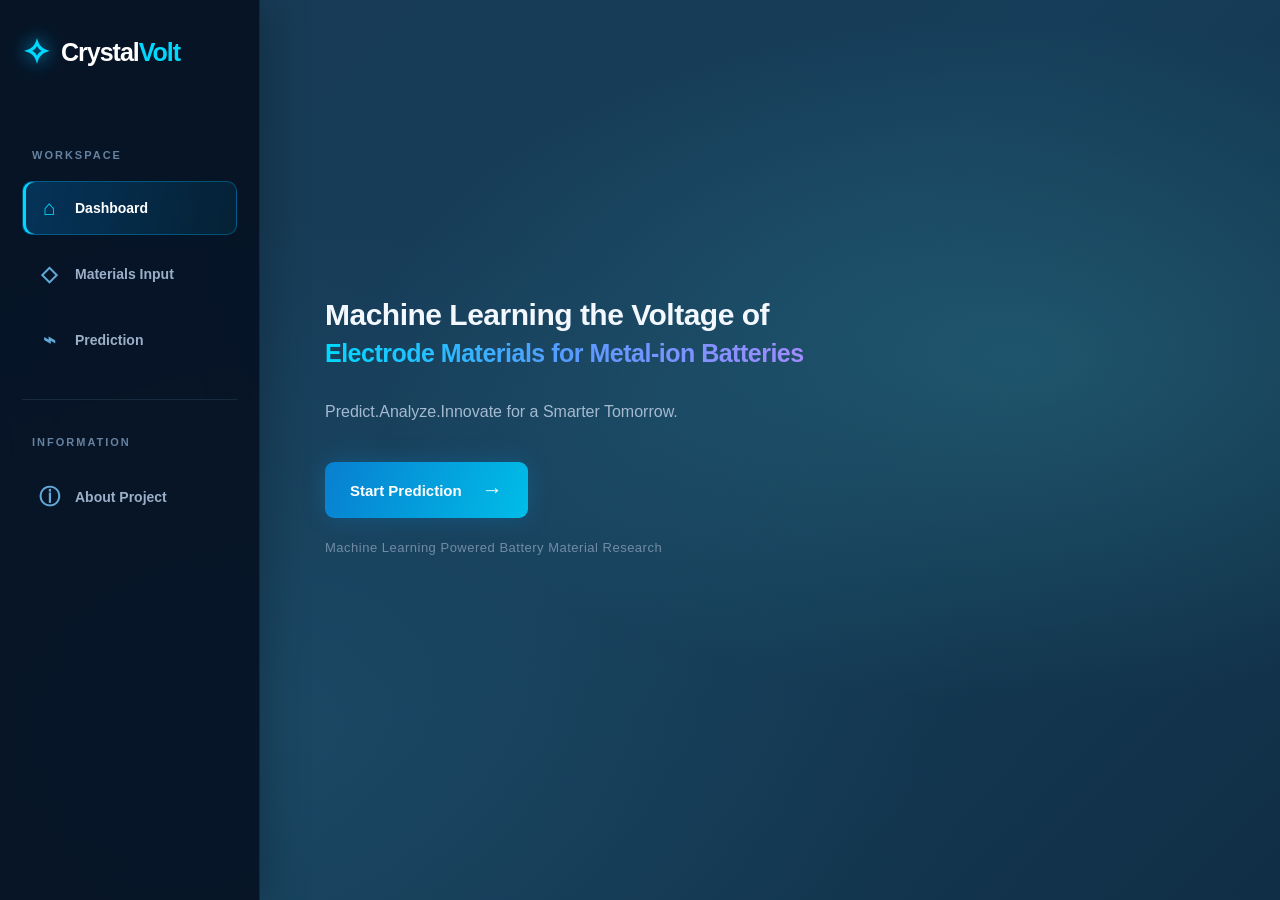
<file: index.html>
<!DOCTYPE html>
<html>
<head>
    <meta charset="UTF-8">
    <meta http-equiv="refresh" content="0; url=HTML/index.html">
    <title>CrystalVolt</title>
</head>
<body>
    <p>Redirecting to CrystalVolt...</p>
</body>
</html>
</file>
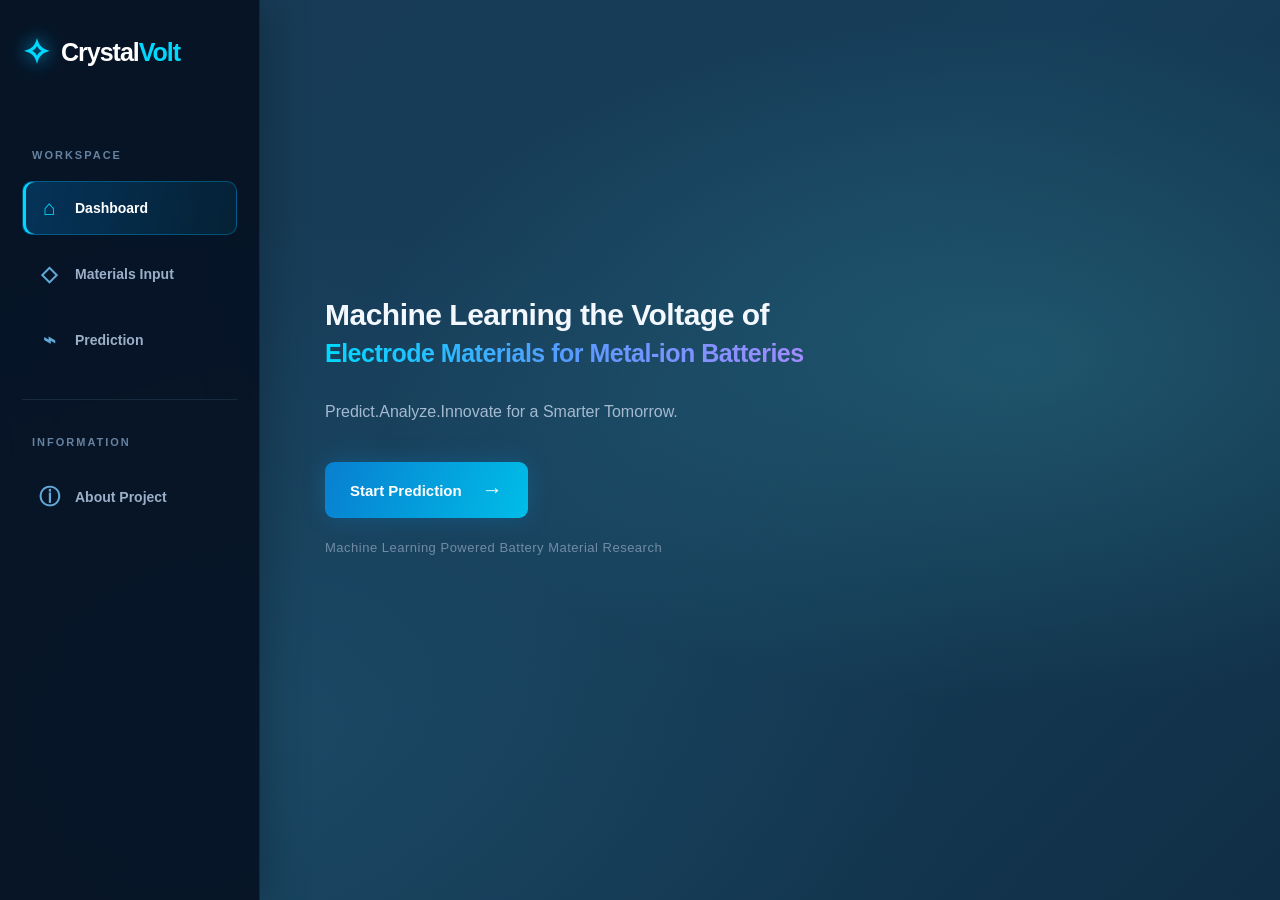
<file: HTML/index.html>
<!DOCTYPE html>
<html lang="en">

<head>
    <meta charset="UTF-8">
    <meta name="viewport" content="width=device-width, initial-scale=1.0">

    <title>BatteryAI | Voltage Prediction Platform</title>

    <link rel="stylesheet" href="../CSS/global.css">
    <link rel="stylesheet" href="../CSS/sidebar.css">
    <link rel="stylesheet" href="../CSS/dashboard.css">
    <script src="../JS/sidebar.js" defer></script>
</head>

<body>

    <!-- 3D Animated Background -->
    <div id="background-3d">
        <canvas id="crystal-canvas"></canvas>
    </div>

    <!-- Website Content -->
    


<div id="app">

    <!-- LEFT SIDEBAR -->
    <aside class="sidebar">

        <!-- LOGO -->
        <div class="logo">
            <span class="logo-icon">✧</span>
            <span>Crystal<span class="logo-highlight">Volt</span></span>
        </div>

        <!-- NAVIGATION -->
        <nav class="sidebar-nav">

            <p class="nav-heading">WORKSPACE</p>

            <a href="index.html" class="nav-link active">
                <span class="nav-icon">⌂</span>
                <span>Dashboard</span>
            </a>

            <a href="materials.html" class="nav-link">
                <span class="nav-icon">◇</span>
                <span>Materials Input</span>
            </a>

            <a href="prediction.html" class="nav-link">
                <span class="nav-icon">⌁</span>
                <span>Prediction</span>
            </a>

            <div class="nav-divider"></div>

            <p class="nav-heading">INFORMATION</p>

            <a href="#" class="nav-link">
                <span class="nav-icon">ⓘ</span>
                <span>About Project</span>
            </a>

        </nav>

        <!-- SIDEBAR FOOTER -->
        <div class="sidebar-footer">
            <div class="status-dot"></div>
            <span>AI Platform Active</span>
        </div>

    </aside>

    <!-- MAIN CONTENT -->
    


<main id="main-content">

    <!-- DASHBOARD HERO SECTION -->
    <section class="hero-section">

        <div class="hero-content">

            

            <h1>
                Machine Learning the Voltage of
                <span>Electrode Materials for Metal-ion Batteries</span>
            </h1>

            <p class="hero-description">
                Predict.Analyze.Innovate for a Smarter Tomorrow.
            </p>

            <a href="materials.html" class="prediction-button">
                <span>Start Prediction</span>
                <span class="button-arrow">→</span>
            </a>

            <div class="hero-caption">
                Machine Learning Powered Battery Material Research 
            </div>

        </div>

    </section>

</main>


</div>


    <script type="module" src="../JS/dashboard.js"></script>
    <script src="../JS/materials.js" defer></script>

</body>
</html>
</file>
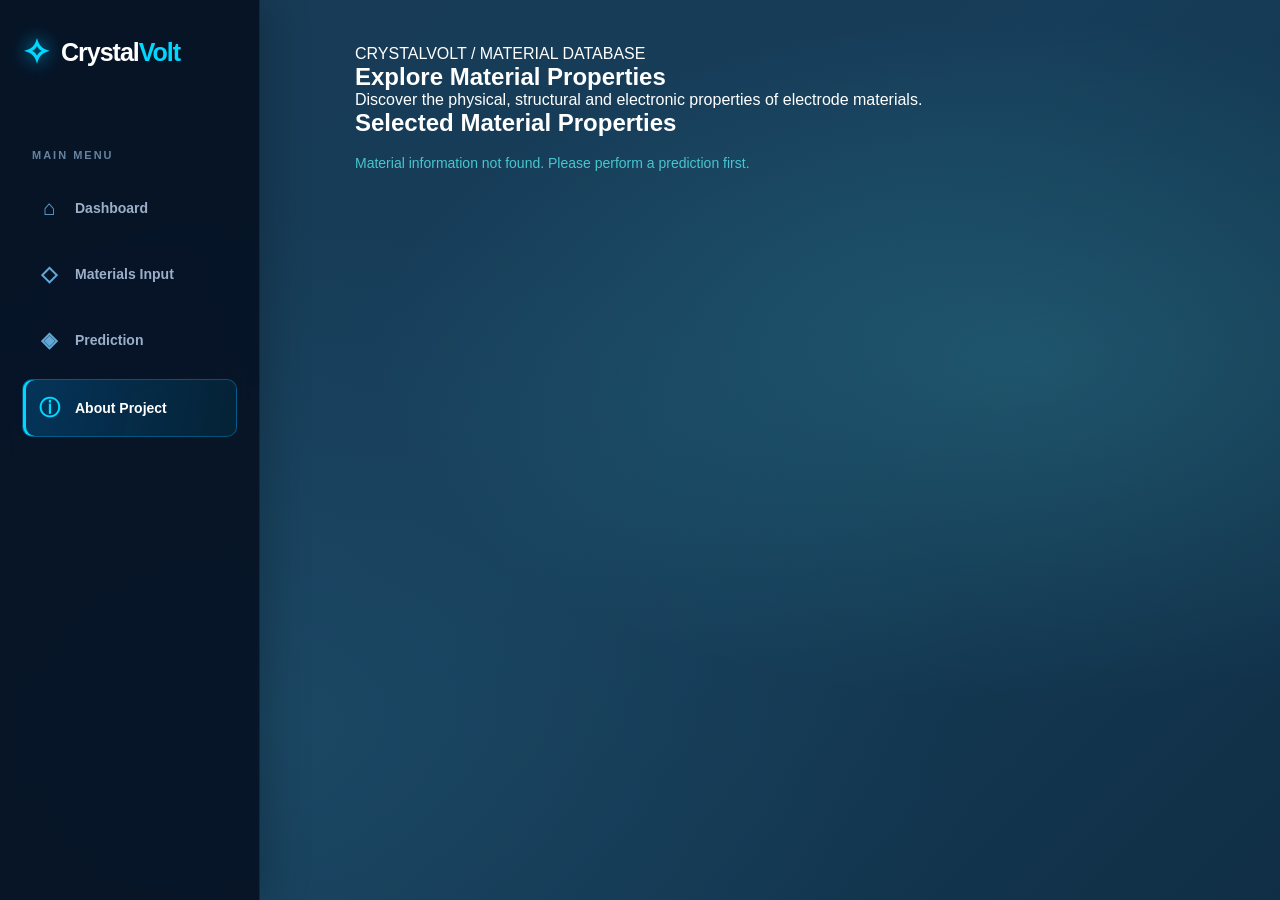
<file: HTML/about.html>
<!DOCTYPE html>
<html lang="en">

<head>
    <meta charset="UTF-8">
    <meta name="viewport" content="width=device-width, initial-scale=1.0">
    <title>About Project | CrystalVolt</title>

    <link rel="stylesheet" href="../CSS/global.css">
    <link rel="stylesheet" href="../CSS/sidebar.css">
    <link rel="stylesheet" href="../CSS/about.css">
</head>

<body>

    <!-- SIDEBAR -->
    

            
<aside class="sidebar">

    <div class="logo">
        <span class="logo-icon">✧</span>
        <span>Crystal<span class="logo-highlight">Volt</span></span>
    </div>

    <nav class="sidebar-nav">
        <p class="nav-heading">MAIN MENU</p>

        <a href="index.html" class="nav-link">
            <span class="nav-icon">⌂</span>
            <span>Dashboard</span>
        </a>

        <a href="materials.html" class="nav-link">
            <span class="nav-icon">◇</span>
            <span>Materials Input</span>
        </a>

        <a href="prediction.html" class="nav-link">
            <span class="nav-icon">◈</span>
            <span>Prediction</span>
        </a>

        <a href="about.html" class="nav-link active">
            <span class="nav-icon">ⓘ</span>
            <span>About Project</span>
        </a>
    </nav>

    <div class="sidebar-footer">
        <span class="status-dot"></span>
        AI Platform Active
    </div>

</aside>

    <!-- MAIN CONTENT -->
    <main id="main-content">

        <section class="about-section">

            <p class="section-tag">CRYSTALVOLT / MATERIAL DATABASE</p>

            <h1>Explore <span>Material Properties</span></h1>

            <p class="about-description">
                Discover the physical, structural and electronic
                properties of electrode materials.
            </p>

        </section>
        <section class="material-properties-section">
            <h2>Selected Material Properties</h2>
            <p id="properties-status">Loading material properties...</p>
            <div id="material-properties"></div>
        </section>



    </main>

    <script src="../JS/sidebar.js" defer></script>
    <script src="../JS/sidebar.js" defer></script>
    <script src="../JS/about.js" defer></script>

</body>
</html>
</file>
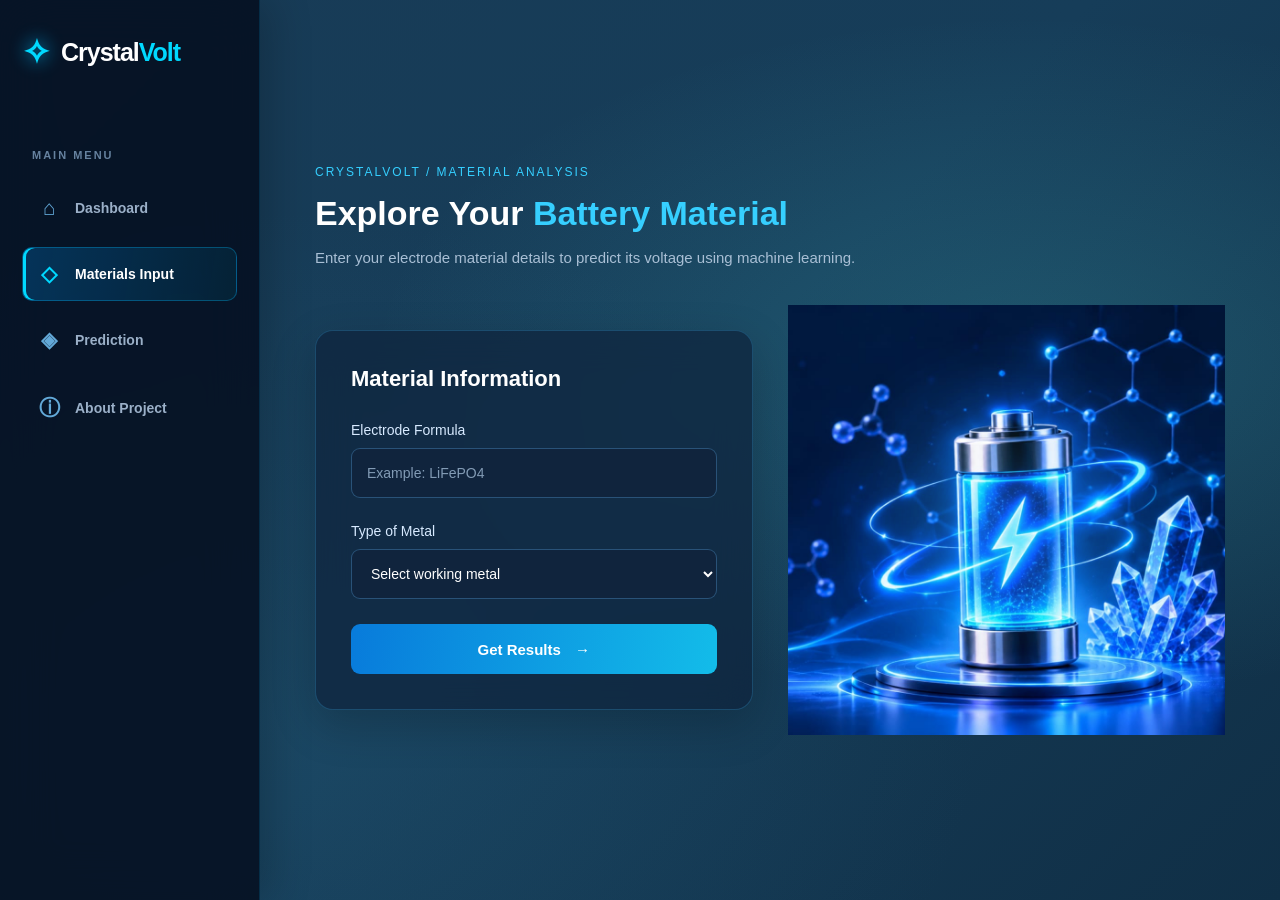
<file: HTML/materials.html>
<!DOCTYPE html>
<html lang="en">

<head>
    <meta charset="UTF-8">
    <meta name="viewport" content="width=device-width, initial-scale=1.0">

    <title>CrystalVolt | Material Input</title>

    <link rel="stylesheet" href="../CSS/global.css">
    <link rel="stylesheet" href="../CSS/sidebar.css">
    <link rel="stylesheet" href="../CSS/materials.css">
</head>

<body>

    <!-- Website Content -->
    <div id="app">

        <!-- Sidebar -->
       <!-- <aside class="sidebar">

            <div class="logo">
                <span class="logo-icon">✧</span>
                <span>Crystal<span class="logo-highlight">Volt</span></span>
            </div>

            <nav class="sidebar-nav">
                <p class="nav-heading">MAIN MENU</p>

                <a href="index.html" class="nav-link">
                    <span class="nav-icon">⌂</span>
                    <span>Dashboard</span>
                </a>

                <a href="materials.html" class="nav-link active">
                    <span class="nav-icon">◇</span>
                    <span>Materials Input</span>
                </a>

                <a href="prediction.html" class="nav-link">
                    <span class="nav-icon">◈</span>
                    <span>Prediction</span>
                </a>

                <a href="#" class="nav-link">
                    <span class="nav-icon">ⓘ</span>
                    <span>About Project</span>
                </a>
            </nav>

            <div class="sidebar-footer">
                <span class="status-dot"></span>
                AI Platform Active
            </div>

        </aside>
    -->

<aside class="sidebar">

    <div class="logo">
        <span class="logo-icon">✧</span>
        <span>Crystal<span class="logo-highlight">Volt</span></span>
    </div>

    <nav class="sidebar-nav">
        <p class="nav-heading">MAIN MENU</p>

        <a href="index.html" class="nav-link">
            <span class="nav-icon">⌂</span>
            <span>Dashboard</span>
        </a>

        <a href="materials.html" class="nav-link">
            <span class="nav-icon">◇</span>
            <span>Materials Input</span>
        </a>

        <a href="prediction.html" class="nav-link">
            <span class="nav-icon">◈</span>
            <span>Prediction</span>
        </a>

        <a href="about.html" class="nav-link active">
            <span class="nav-icon">ⓘ</span>
            <span>About Project</span>
        </a>
    </nav>

    <div class="sidebar-footer">
        <span class="status-dot"></span>
        AI Platform Active
    </div>

</aside>

        <!-- Main Content -->
        <main id="main-content">

    <section class="materials-section">

        <div class="materials-heading">
            <p class="section-tag">CRYSTALVOLT / MATERIAL ANALYSIS</p>

            <h1>Explore Your <span>Battery Material</span></h1>

            <p>
                Enter your electrode material details to predict
                its voltage using machine learning.
            </p>
        </div>

        <div class="materials-container">

            <!-- Input Form -->
            <div class="input-panel">

                <h2>Material Information</h2>

                <div class="input-group">
                    <label for="electrode-formula">Electrode Formula</label>
                    <input
                        type="text"
                        id="electrode-formula"
                        placeholder="Example: LiFePO4"
                    >
                </div>

                <div class="input-group">
                    <label for="metal-type">Type of Metal</label>

                    <select id="metal-type">
                        <option value="">Select working metal</option>
                        <option value="Li">Lithium (Li)</option>
                        <option value="Na">Sodium (Na)</option>
                        <option value="K">Potassium (K)</option>
                        <option value="Mg">Magnesium (Mg)</option>
                        <option value="Ca">Calcium (Ca)</option>
                        <option value="Al">Aluminium (Al)</option>
                        <option value="Zn">Zinc (Zn)</option>
                        <option value="Y">Yttrium (Y)</option>
                    </select>
                </div>

                <button type="button" class="results-button">
                    Get Results <span>→</span>
                </button>

            </div>

            <!-- Battery Visual Area -->
            <!-- Battery Visual Area -->
<div class="battery-visual">

    <img
        src="../ASSETS/images/crystal-battery.png"
        alt="CrystalVolt futuristic battery"
        class="battery-image"
    >

</div>

        </div>

    </section>

</main>


    </div>

    <script src="../JS/sidebar.js" defer></script>
    <script src="../JS/materials.js" defer></script>

</body>
</html>
</file>
<file: CSS/global.css>
/* =====================================
   BATTERY AI - GLOBAL FOUNDATION
===================================== */

* {
    margin: 0;
    padding: 0;
    box-sizing: border-box;
}

html,
body {
    width: 100%;
    min-height: 100%;
}

body {
    font-family: "Segoe UI", Arial, sans-serif;

    background:
        radial-gradient(
            ellipse at 80% 40%,
            rgba(72, 198, 207, 0.20),
            transparent 45%
        ),
        radial-gradient(
            ellipse at 20% 80%,
            rgba(36, 91, 120, 0.35),
            transparent 50%
        ),
        linear-gradient(
            135deg,
            #183B56,
            #163D59 50%,
            #102F46
        );

    color: #ffffff;
    overflow-x: hidden;
}

/* BATTERY VISUAL - BACKGROUND BLENDING */

.battery-visual {
    position: relative;
    display: flex;
    justify-content: center;
    align-items: center;
    width: 100%;
    min-height: 430px;
    isolation: isolate;
}

.battery-visual::before {
    content: "";
    position: absolute;
    width: 75%;
    height: 75%;
    border-radius: 50%;
    background: radial-gradient(
        circle,
        rgba(72, 198, 207, 0.25),
        rgba(72, 198, 207, 0.08) 45%,
        transparent 75%
    );
    filter: blur(35px);
    z-index: -1;
}

.battery-image {
    width: 100%;
    max-width: 450px;
    height: 430px;
    object-fit: contain;
    display: block;
    mix-blend-mode: screen;
    filter: drop-shadow(0 0 22px rgba(72, 198, 207, 0.25));
}













/* 3D Background Container */

#background-3d {
    position: fixed;
    inset: 0;
    width: 100%;
    height: 100vh;
    z-index: 0;
    overflow: hidden;
    pointer-events: none;
}





/* Three.js Canvas */

#crystal-canvas {
    width: 100%;
    height: 100%;
    display: block;
}

/* Website Content */

#app {
    position: relative;
    z-index: 1;
    min-height: 100vh;
}

#main-content {
    min-height: 100vh;
}
.status-indicator {
    display: none;
}
</file>
<file: CSS/sidebar.css>
/* =====================================
   BATTERY AI - FUTURISTIC SIDEBAR
===================================== */

.sidebar {
    position: fixed;
    top: 0;
    left: 0;

    width: 260px;
    height: 100vh;

    padding: 32px 22px;

    display: flex;
    flex-direction: column;

    background: rgba(5, 15, 32, 0.88);
    backdrop-filter: blur(25px);
    -webkit-backdrop-filter: blur(25px);

    border-right: 1px solid rgba(0, 190, 255, 0.15);

    box-shadow: 10px 0 40px rgba(0, 0, 0, 0.2);

    z-index: 100;
}

/* LOGO */

.logo {
    display: flex;
    align-items: center;
    gap: 12px;

    font-size: 25px;
    font-weight: 750;
    letter-spacing: -1px;

    color: #ffffff;
    margin-bottom: 65px;
}

.logo-icon {
    font-size: 34px;
    color: #00d9ff;
    text-shadow: 0 0 18px #00bfff;
}

.logo-highlight {
    color: #00d9ff;
}

/* NAVIGATION */

.sidebar-nav {
    display: flex;
    flex-direction: column;
    gap: 12px;
}

.nav-heading {
    color: #66829f;
    font-size: 11px;
    font-weight: 700;
    letter-spacing: 2px;

    margin: 12px 0 8px 10px;
}

.nav-link {
    display: flex;
    align-items: center;
    gap: 15px;

    padding: 14px 15px;
    border-radius: 10px;

    color: #9bb0c8;
    font-size: 14px;
    font-weight: 600;

    text-decoration: none;

    border: 1px solid transparent;

    transition: all 0.3s ease;
}

/* NAVIGATION ICONS */

.nav-icon {
    width: 22px;
    font-size: 21px;
    text-align: center;
    color: #63a9d8;
}

/* HOVER EFFECT */

.nav-link:hover {
    background: rgba(0, 174, 255, 0.10);
    color: #ffffff;

    border-color: rgba(0, 190, 255, 0.2);

    transform: translateX(5px);
}

.nav-link:hover .nav-icon {
    color: #00d9ff;
    text-shadow: 0 0 12px #00aaff;
}

/* ACTIVE PAGE */

.nav-link.active {
    background: linear-gradient(
        100deg,
        rgba(0, 153, 255, 0.24),
        rgba(0, 217, 255, 0.07)
    );

    color: #ffffff;

    border: 1px solid rgba(0, 190, 255, 0.3);

    box-shadow: inset 3px 0 0 #00d9ff;
}

.nav-link.active .nav-icon {
    color: #00d9ff;
}

/* DIVIDER */

.nav-divider {
    height: 1px;
    background: rgba(120, 170, 210, 0.15);
    margin: 20px 0 12px;
}

/* SIDEBAR FOOTER */

.sidebar-footer {
    margin-top: auto;

    display: flex;
    align-items: center;
    gap: 10px;

    padding: 15px 10px;

    color: #8da8c1;
    font-size: 12px;

    border-top: 1px solid rgba(120, 170, 210, 0.15);
}

.status-dot {
    width: 8px;
    height: 8px;
    border-radius: 50%;

    background: #00e6a0;
    box-shadow: 0 0 12px #00e6a0;
}

.status-indicator {
    display: none;
}
.sidebar-footer {
    display: none !important;
}
</file>
<file: CSS/dashboard.css>
/* =====================================
   BATTERY AI - DASHBOARD HERO
===================================== */

#main-content {
    margin-left: 260px;
    min-height: 100vh;
    padding: 40px 65px;
    display: flex;
    align-items: center;
    position: relative;
}

.hero-section {
    width: 100%;
    min-height: 80vh;
    display: flex;
    align-items: center;
    position: relative;
    z-index: 2;
}

.hero-content {
    max-width: 720px;
    padding: 35px 0;
}

/* TOP LABEL */

.hero-tag {
    display: inline-block;
    padding: 10px 17px;
    margin-bottom: 28px;

    border: 1px solid rgba(0, 210, 255, 0.3);
    border-radius: 30px;

    background: rgba(0, 190, 255, 0.08);
    color: #00d9ff;

    font-size: 12px;
    font-weight: 700;
    letter-spacing: 2px;
}

/* MAIN HEADING */

.hero-content h1 {
    font-size: clamp(38px, 4.5vw, 65px);
    line-height: 1.15;
    letter-spacing: -2px;

    color: #f3f8ff;
    margin-bottom: 25px;
}

.hero-content h1 span {
    display: block;

    background: linear-gradient(
        90deg,
        #00d9ff,
        #579bff,
        #a18bff
    );

    -webkit-background-clip: text;
    background-clip: text;
    color: transparent;
}

/* DESCRIPTION */

.hero-description {
    max-width: 610px;

    color: #a5bad1;
    font-size: 16px;
    line-height: 1.9;

    margin-bottom: 35px;
}

/* PREDICTION BUTTON */

.prediction-button {
    display: inline-flex;
    align-items: center;
    gap: 20px;

    padding: 16px 25px;
    border-radius: 9px;

    background: linear-gradient(
        110deg,
        #087fd0,
        #00bde8
    );

    color: #ffffff;
    font-size: 15px;
    font-weight: 700;

    text-decoration: none;

    box-shadow: 0 0 25px rgba(0, 174, 255, 0.2);
    transition: 0.3s ease;
}

.prediction-button:hover {
    transform: translateY(-4px);
    box-shadow: 0 0 35px rgba(0, 190, 255, 0.45);
}

.button-arrow {
    font-size: 21px;
    transition: transform 0.3s ease;
}

.prediction-button:hover .button-arrow {
    transform: translateX(5px);
}

/* BOTTOM CAPTION */

.hero-caption {
    margin-top: 22px;
    color: #718ba7;
    font-size: 13px;
    letter-spacing: 0.5px;
}

/* RESPONSIVE */

@media (max-width: 900px) {
    #main-content {
        padding: 30px;
    }

    
    
    .hero-content h1 {
    font-size: clamp(27px, 2.7vw, 37px);
    line-height: 1.3;
    letter-spacing: -0.8px;
    font-weight: 650;
    color: #f3f8ff;
    margin-bottom: 22px;
    max-width: 620px;
}

.hero-content h1 span {
    display: block;
    font-size: 0.82em;

    background: linear-gradient(
        90deg,
        #00d9ff,
        #579bff,
        #a18bff
    );

    -webkit-background-clip: text;
    background-clip: text;
    color: transparent;
}
}



/* PROJECT TITLE POSITION AND SIZE */

.hero-content {
    transform: translateY(-25px);
}

.hero-content h1 {
    font-size: 30px !important;
    line-height: 1.35;
    font-weight: 600;
    letter-spacing: -0.5px;
    max-width: 540px;
}

.hero-content h1 span {
    font-size: 25px !important;
    line-height: 1.45;
    display: block;
}
.status-indicator {
    display: none;
}
</file>
<file: CSS/about.css>
/* =====================================
   SELECTED MATERIAL PROPERTIES
===================================== */
#main-content {
    margin-left: 300px;
    width: calc(100% - 300px);
    min-height: 100vh;
    padding: 45px 55px;
    position: relative;
    box-sizing: border-box;
}

#material-properties {
    width: 100%;
    max-width: 1300px;
    margin: 18px auto 40px;

    column-count: 2;
    column-gap: 22px;
}

.property-section {
    display: inline-block;
    width: 100%;
    box-sizing: border-box;

    break-inside: avoid;
    margin: 0 0 22px;

    padding: 22px;
    border: 1px solid rgba(72, 198, 207, 0.22);
    border-radius: 14px;
    background: rgba(5, 22, 39, 0.34);
    box-shadow: 0 8px 24px rgba(0, 0, 0, 0.10);
}

#properties-status {
    max-width: 1300px;
    margin: 8px auto 18px;
    color: #d0e5ed;
    font-size: 14px;
    line-height: 1.6;
}

.property-section {
    min-width: 0;
    padding: 22px;
    border: 1px solid rgba(72, 198, 207, 0.22);
    border-radius: 14px;
    background: rgba(5, 22, 39, 0.34);
    box-shadow: 0 8px 24px rgba(0, 0, 0, 0.10);
}

.property-section h3 {
    margin: 0 0 15px;
    color: #ffffff;
    font-size: 19px;
    font-weight: 650;
    line-height: 1.35;
}

.property-subsection {
    margin-top: 18px;
}

.property-subsection h4 {
    margin: 0 0 10px;
    color: #48c6cf;
    font-size: 15px;
    font-weight: 600;
}

.property-nested-item {
    margin: 12px 0;
    padding: 12px;
    border: 1px solid rgba(208, 229, 237, 0.12);
    border-radius: 9px;
    background: rgba(2, 14, 27, 0.22);
}

.property-nested-item h5 {
    margin: 0 0 8px;
    color: #d0e5ed;
    font-size: 13px;
    font-weight: 600;
}

.property-description {
    margin: 8px 0 14px;
    color: #d0e5ed;
    font-size: 14px;
    font-weight: 400;
    line-height: 1.7;
    overflow-wrap: anywhere;
}

.property-table {
    width: 100%;
    border-collapse: collapse;
    table-layout: fixed;
}

.property-table tr + tr {
    border-top: 1px solid rgba(208, 229, 237, 0.12);
}

.property-table th,
.property-table td {
    padding: 11px 10px;
    text-align: left;
    vertical-align: top;
    font-size: 14px;
    line-height: 1.55;
    overflow-wrap: anywhere;
}

.property-table th {
    width: 42%;
    color: #d0e5ed;
    font-weight: 600;
}

.property-table td {
    color: #ffffff;
    font-weight: 400;
}

@media (max-width: 1000px) {
    #main-content {
        padding: 35px 28px;
    }

    #material-properties {
        grid-template-columns: 1fr;
    }
}

@media (max-width: 600px) {
    #main-content {
        margin-left: 0;
        padding: 28px 16px;
    }

    .property-section {
        padding: 17px;
    }

    .property-section h3 {
        font-size: 17px;
    }

    .property-table th,
    .property-table td {
        padding: 9px 7px;
        font-size: 13px;
    }

    .property-table th {
        width: 44%;
    }
}
@media (max-width: 1000px) {
    #main-content {
        margin-left: 260px;
        width: calc(100% - 260px);
        padding: 30px 24px;
    }

    #material-properties {
        grid-template-columns: 1fr;
    }
}


#properties-status {
    color: #48c6cf;
    font-size: 14px;
    margin: 15px 0 20px;
}

.properties-loading {
    display: flex;
    align-items: center;
    gap: 12px;
    color: #d0e5ed;
    padding: 20px 0;
}

.properties-loader {
    width: 20px;
    height: 20px;
    border: 3px solid rgba(72, 198, 207, 0.2);
    border-top-color: #48c6cf;
    border-radius: 50%;
    animation: propertySpin 0.8s linear infinite;
}

@keyframes propertySpin {
    to {
        transform: rotate(360deg);
    }
}
/* Responsive layout */

@media (max-width: 1000px) {
    #main-content {
        margin-left: 260px;
        width: calc(100% - 260px);
        padding: 30px 24px;
    }

    #material-properties {
        column-count: 1;
    }
}

@media (max-width: 600px) {
    #main-content {
        margin-left: 0;
        width: 100%;
        padding: 25px 16px;
    }

    .property-section {
        padding: 17px;
    }

    .property-section h3 {
        font-size: 17px;
    }

    .property-table th,
    .property-table td {
        padding: 9px 7px;
        font-size: 13px;
    }
}
/* Property card hover animation */

.property-section {
    transition:
        transform 0.3s ease,
        box-shadow 0.3s ease,
        border-color 0.3s ease;
    transform: scale(1);
    transform-origin: center;
}

.property-section:hover {
    transform: scale(1.025);
    border-color: #48c6cf;
    box-shadow:
        0 10px 30px rgba(0, 0, 0, 0.25),
        0 0 15px rgba(72, 198, 207, 0.18);
    z-index: 5;
    position: relative;
}

/* Smooth table row animation */

.property-table tr {
    transition: background-color 0.25s ease;
}

.property-table tr:hover {
    background-color: rgba(72, 198, 207, 0.09);
}
/* Atomic Structure - Full Width */
.atomic-structure-full-width {
    display: block;
    width: 100%;
    column-span: all;
    -webkit-column-span: all;
    box-sizing: border-box;
}
/* Atomic Positions - Two Column Entry Layout */

.atomic-structure-full-width .property-subsection:last-child {
    display: grid;
    grid-template-columns: repeat(2, minmax(0, 1fr));
    gap: 16px;
}

.atomic-structure-full-width .property-subsection:last-child h4 {
    grid-column: 1 / -1;
}

.atomic-structure-full-width .property-nested-item {
    margin: 0;
    min-width: 0;
    height: 100%;
}

@media (max-width: 700px) {
    .atomic-structure-full-width .property-subsection:last-child {
        grid-template-columns: 1fr;
    }
}
.status-indicator {
    display: none;
}
</file>
<file: CSS/materials.css>
/* =================================
   CRYSTALVOLT - MATERIAL INPUT PAGE
================================= */

#main-content {
    margin-left: 260px;
    min-height: 100vh;
    padding: 45px 55px;
    position: relative;
    display: flex;
    align-items: center;
}

.materials-section {
    width: 100%;
    max-width: 1200px;
    margin: auto;
    position: relative;
    z-index: 2;
}

.materials-heading {
    margin-bottom: 35px;
}

.section-tag {
    color: #35cfff;
    font-size: 12px;
    letter-spacing: 2px;
    margin-bottom: 15px;
}

.materials-heading h1 {
    font-size: 34px;
    font-weight: 600;
    color: #ffffff;
    margin-bottom: 12px;
}

.materials-heading h1 span {
    color: #36cfff;
}

.materials-heading p:last-child {
    color: #a9bfd5;
    font-size: 15px;
    line-height: 1.7;
}

/* MATERIAL INPUT LAYOUT */

.materials-container {
    display: grid;
    grid-template-columns: 1fr 1fr;
    gap: 35px;
    align-items: center;
}

/* INPUT PANEL */

.input-panel {
    padding: 35px;
    border: 1px solid rgba(65, 190, 255, 0.22);
    border-radius: 18px;
    background: rgba(15, 35, 60, 0.72);
    backdrop-filter: blur(18px);
    box-shadow: 0 15px 45px rgba(0, 0, 0, 0.2);
}

.input-panel h2 {
    color: #ffffff;
    font-size: 22px;
    margin-bottom: 30px;
}

.input-group {
    margin-bottom: 25px;
}

.input-group label {
    display: block;
    color: #d8eaff;
    font-size: 14px;
    margin-bottom: 10px;
}

.input-group input,
.input-group select {
    width: 100%;
    height: 50px;
    padding: 0 15px;
    border: 1px solid rgba(100, 190, 255, 0.3);
    border-radius: 9px;
    outline: none;
    background: #10243d;
    color: #ffffff;
    font-size: 14px;
}

.input-group input:focus,
.input-group select:focus {
    border-color: #35cfff;
    box-shadow: 0 0 12px rgba(53, 207, 255, 0.15);
}

.input-group input::placeholder {
    color: #829bb5;
}

/* GET RESULTS BUTTON */

.results-button {
    width: 100%;
    height: 50px;
    border: none;
    border-radius: 9px;
    background: linear-gradient(100deg, #087bdb, #13bce9);
    color: white;
    font-size: 15px;
    font-weight: 600;
    cursor: pointer;
    transition: 0.3s ease;
}

.results-button:hover {
    transform: translateY(-3px);
    box-shadow: 0 8px 25px rgba(0, 180, 255, 0.25);
}

.results-button span {
    margin-left: 10px;
}
/* BATTERY IMAGE SIZE */


.battery-visual {
    position: relative;
    display: flex;
    justify-content: center;
    align-items: center;
    width: 100%;
    min-height: 430px;
    overflow: hidden;
}





.battery-image {
    width: 115%;
    max-width: 520px;
    height: 430px;
    object-fit: contain;
    display: block;

    mix-blend-mode: lighten;

    filter: drop-shadow(
        0 0 25px rgba(72, 220, 255, 0.25)
    );
}
.status-indicator {
    display: none;
}
</file>
